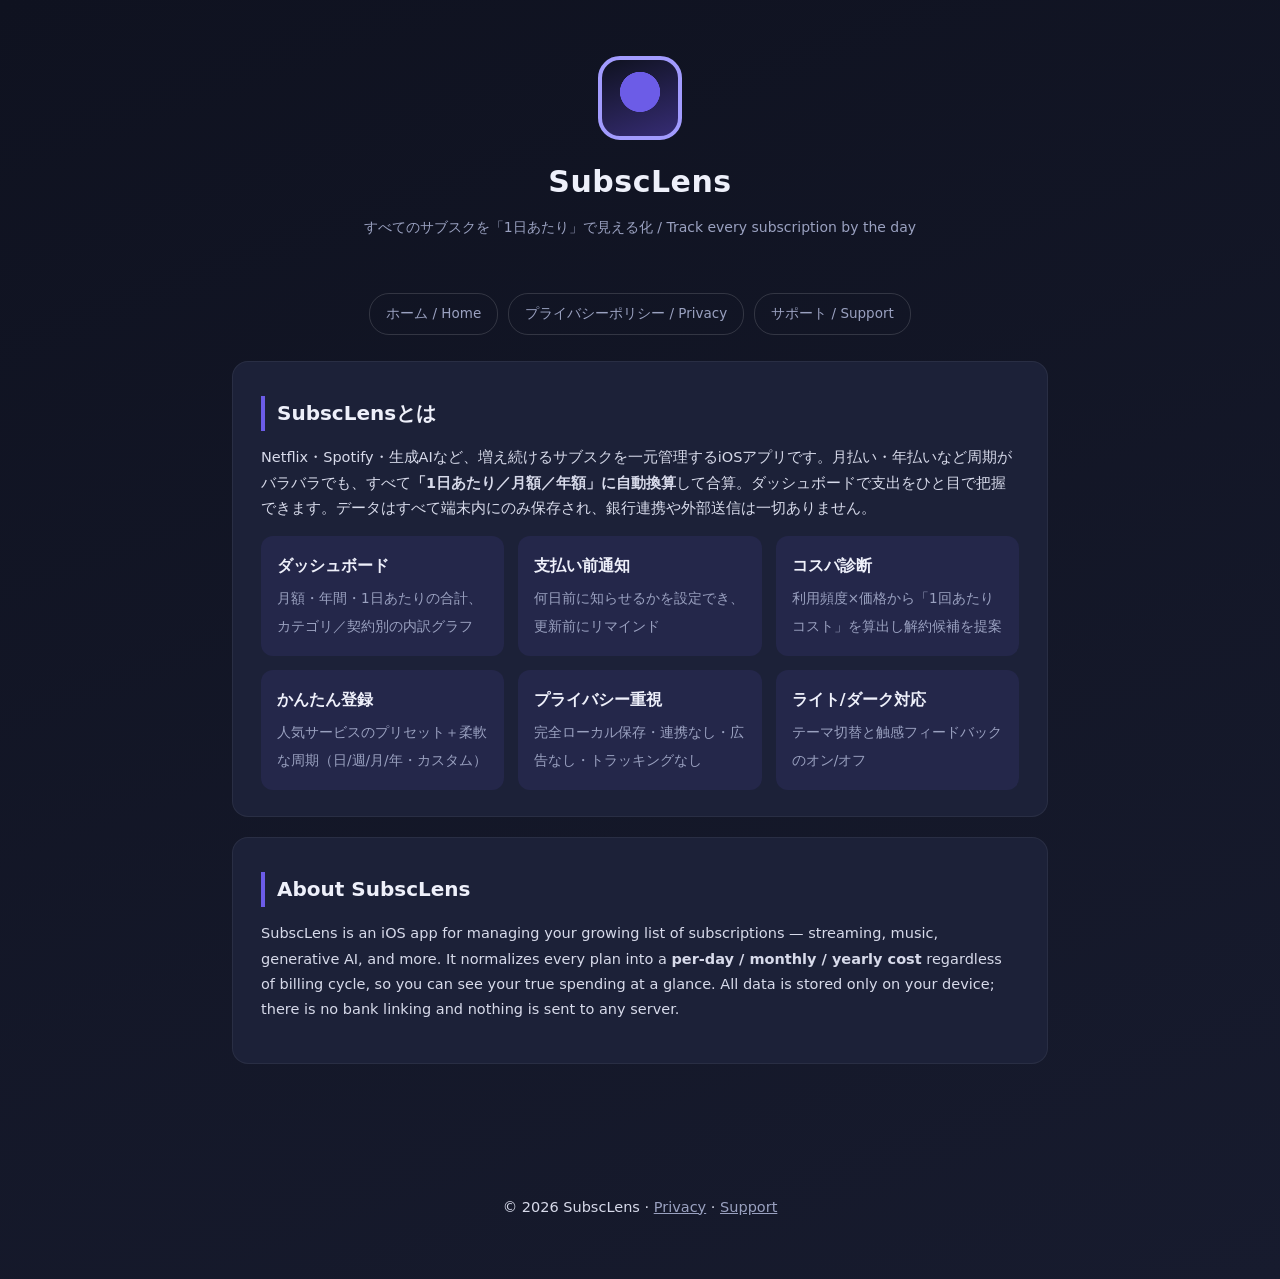
<file: index.html>
<!DOCTYPE html>
<html lang="ja">
<head>
<meta charset="UTF-8">
<meta name="viewport" content="width=device-width, initial-scale=1.0">
<title>SubscLens — サブスク管理アプリ</title>
<link rel="stylesheet" href="style.css">
</head>
<body>
<header class="site">
  <div class="logo"></div>
  <h1>SubscLens</h1>
  <p class="tagline">すべてのサブスクを「1日あたり」で見える化 / Track every subscription by the day</p>
</header>

<main>
  <nav class="top">
    <a href="index.html">ホーム / Home</a>
    <a href="privacy.html">プライバシーポリシー / Privacy</a>
    <a href="support.html">サポート / Support</a>
  </nav>

  <section class="card">
    <h2>SubscLensとは</h2>
    <p>Netflix・Spotify・生成AIなど、増え続けるサブスクを一元管理するiOSアプリです。月払い・年払いなど周期がバラバラでも、すべて<strong>「1日あたり／月額／年額」に自動換算</strong>して合算。ダッシュボードで支出をひと目で把握できます。データはすべて端末内にのみ保存され、銀行連携や外部送信は一切ありません。</p>
    <div class="features">
      <div class="feature"><b>ダッシュボード</b><span>月額・年間・1日あたりの合計、カテゴリ／契約別の内訳グラフ</span></div>
      <div class="feature"><b>支払い前通知</b><span>何日前に知らせるかを設定でき、更新前にリマインド</span></div>
      <div class="feature"><b>コスパ診断</b><span>利用頻度×価格から「1回あたりコスト」を算出し解約候補を提案</span></div>
      <div class="feature"><b>かんたん登録</b><span>人気サービスのプリセット＋柔軟な周期（日/週/月/年・カスタム）</span></div>
      <div class="feature"><b>プライバシー重視</b><span>完全ローカル保存・連携なし・広告なし・トラッキングなし</span></div>
      <div class="feature"><b>ライト/ダーク対応</b><span>テーマ切替と触感フィードバックのオン/オフ</span></div>
    </div>
  </section>

  <section class="card">
    <h2>About SubscLens</h2>
    <p>SubscLens is an iOS app for managing your growing list of subscriptions — streaming, music, generative AI, and more. It normalizes every plan into a <strong>per-day / monthly / yearly cost</strong> regardless of billing cycle, so you can see your true spending at a glance. All data is stored only on your device; there is no bank linking and nothing is sent to any server.</p>
  </section>
</main>

<footer>
  <p>© 2026 SubscLens · <a href="privacy.html">Privacy</a> · <a href="support.html">Support</a></p>
</footer>
</body>
</html>
</file>
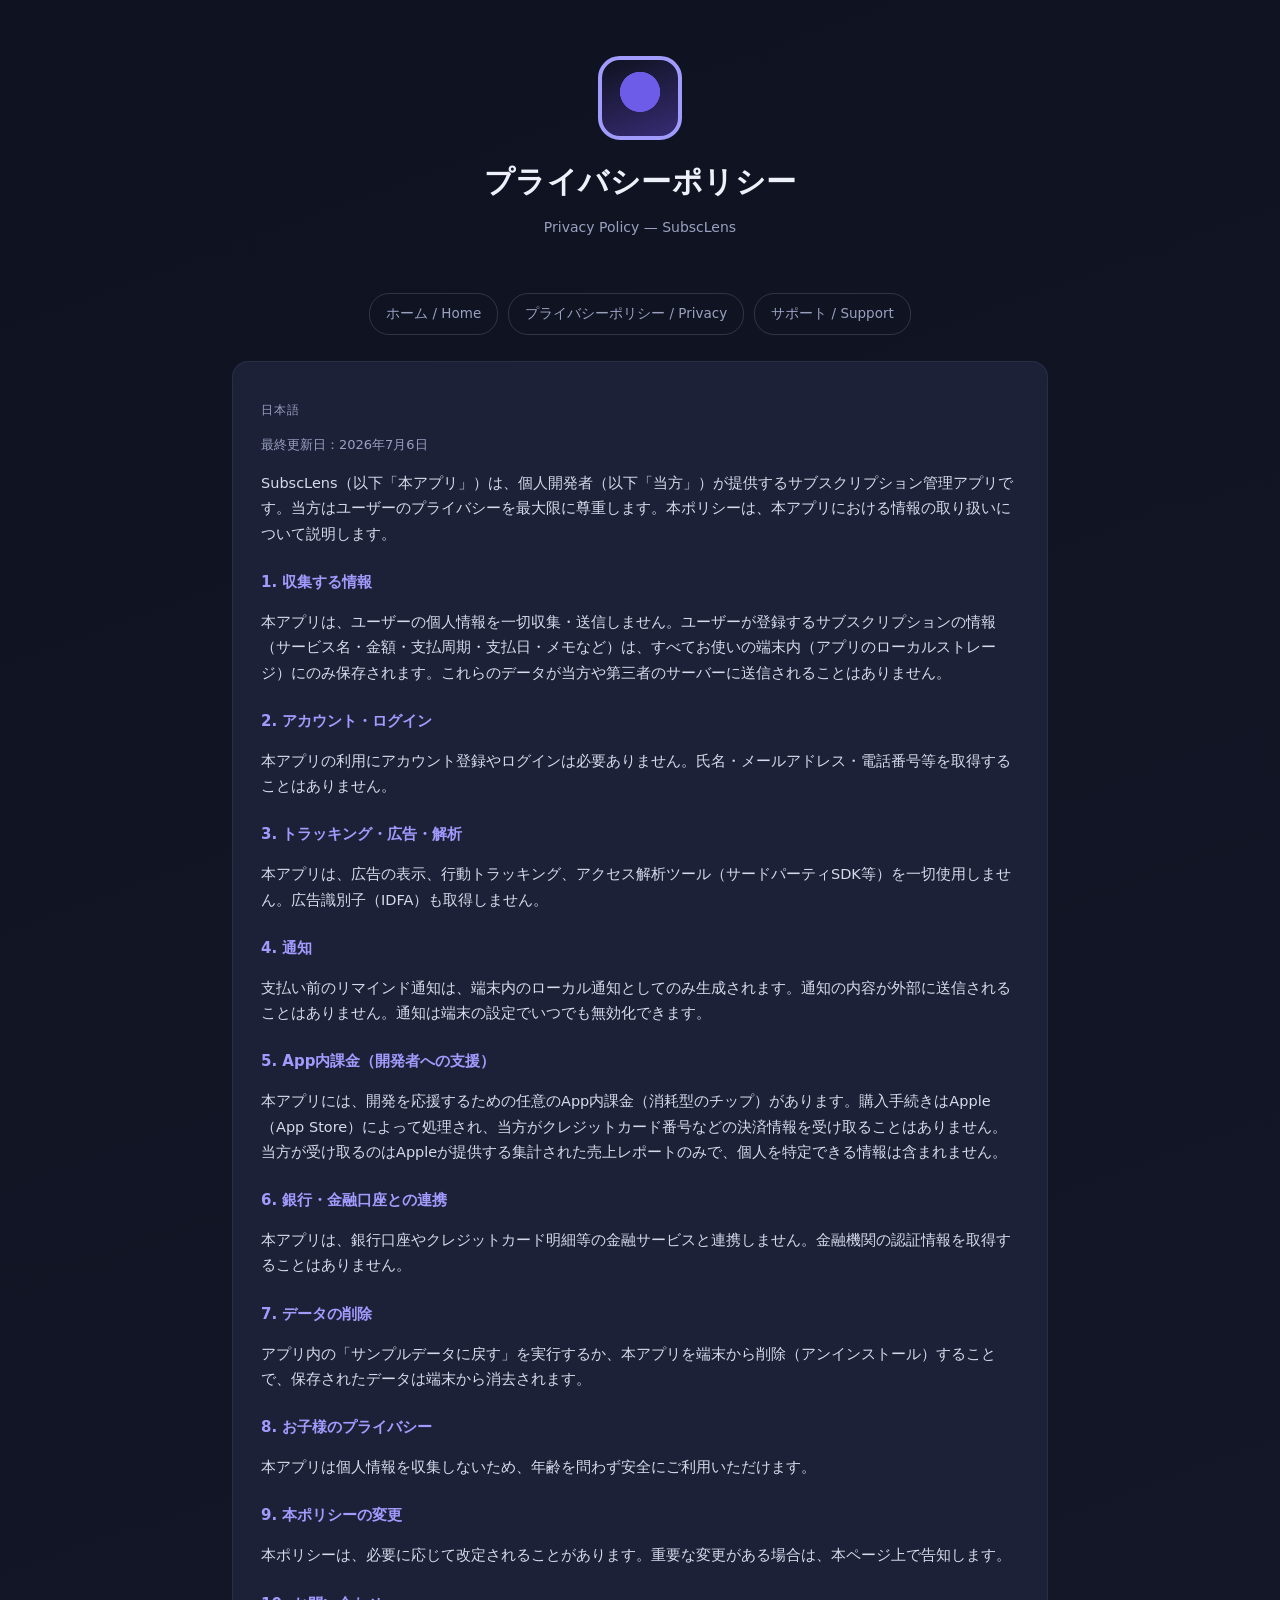
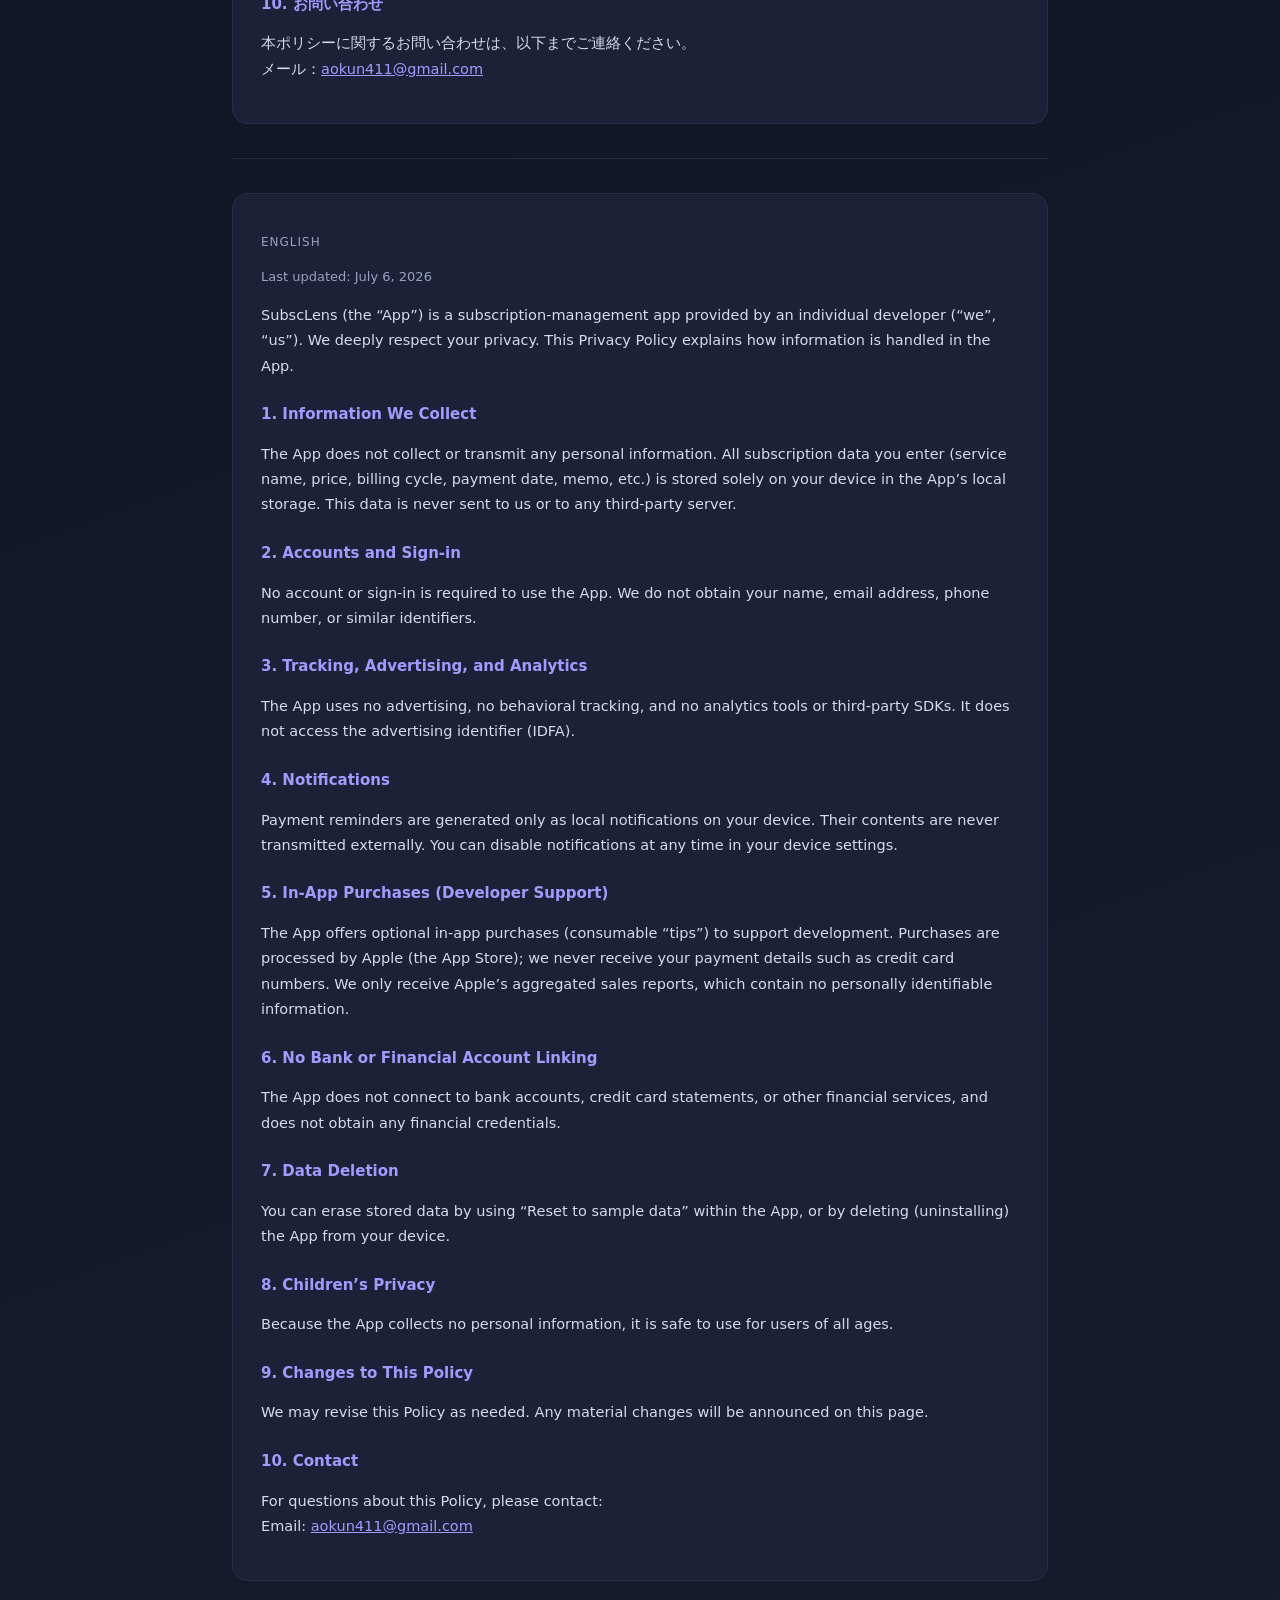
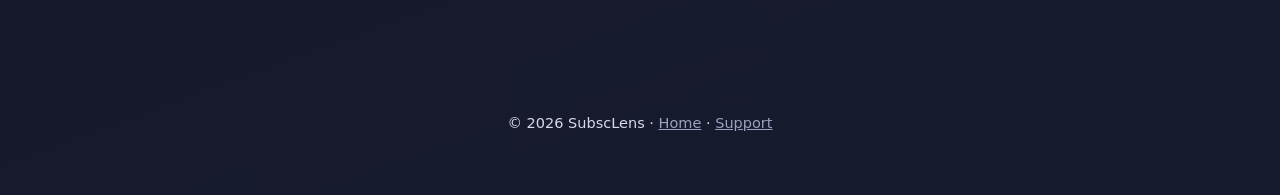
<file: privacy.html>
<!DOCTYPE html>
<html lang="ja">
<head>
<meta charset="UTF-8">
<meta name="viewport" content="width=device-width, initial-scale=1.0">
<title>プライバシーポリシー / Privacy Policy — SubscLens</title>
<link rel="stylesheet" href="style.css">
</head>
<body>
<header class="site">
  <div class="logo"></div>
  <h1>プライバシーポリシー</h1>
  <p class="tagline">Privacy Policy — SubscLens</p>
</header>

<main>
  <nav class="top">
    <a href="index.html">ホーム / Home</a>
    <a href="privacy.html">プライバシーポリシー / Privacy</a>
    <a href="support.html">サポート / Support</a>
  </nav>

  <!-- ===================== 日本語 ===================== -->
  <section class="card">
    <p class="lang-label">日本語</p>
    <p class="updated">最終更新日：2026年7月6日</p>

    <p>SubscLens（以下「本アプリ」）は、個人開発者（以下「当方」）が提供するサブスクリプション管理アプリです。当方はユーザーのプライバシーを最大限に尊重します。本ポリシーは、本アプリにおける情報の取り扱いについて説明します。</p>

    <h3>1. 収集する情報</h3>
    <p>本アプリは、ユーザーの個人情報を一切収集・送信しません。ユーザーが登録するサブスクリプションの情報（サービス名・金額・支払周期・支払日・メモなど）は、すべてお使いの端末内（アプリのローカルストレージ）にのみ保存されます。これらのデータが当方や第三者のサーバーに送信されることはありません。</p>

    <h3>2. アカウント・ログイン</h3>
    <p>本アプリの利用にアカウント登録やログインは必要ありません。氏名・メールアドレス・電話番号等を取得することはありません。</p>

    <h3>3. トラッキング・広告・解析</h3>
    <p>本アプリは、広告の表示、行動トラッキング、アクセス解析ツール（サードパーティSDK等）を一切使用しません。広告識別子（IDFA）も取得しません。</p>

    <h3>4. 通知</h3>
    <p>支払い前のリマインド通知は、端末内のローカル通知としてのみ生成されます。通知の内容が外部に送信されることはありません。通知は端末の設定でいつでも無効化できます。</p>

    <h3>5. App内課金（開発者への支援）</h3>
    <p>本アプリには、開発を応援するための任意のApp内課金（消耗型のチップ）があります。購入手続きはApple（App Store）によって処理され、当方がクレジットカード番号などの決済情報を受け取ることはありません。当方が受け取るのはAppleが提供する集計された売上レポートのみで、個人を特定できる情報は含まれません。</p>

    <h3>6. 銀行・金融口座との連携</h3>
    <p>本アプリは、銀行口座やクレジットカード明細等の金融サービスと連携しません。金融機関の認証情報を取得することはありません。</p>

    <h3>7. データの削除</h3>
    <p>アプリ内の「サンプルデータに戻す」を実行するか、本アプリを端末から削除（アンインストール）することで、保存されたデータは端末から消去されます。</p>

    <h3>8. お子様のプライバシー</h3>
    <p>本アプリは個人情報を収集しないため、年齢を問わず安全にご利用いただけます。</p>

    <h3>9. 本ポリシーの変更</h3>
    <p>本ポリシーは、必要に応じて改定されることがあります。重要な変更がある場合は、本ページ上で告知します。</p>

    <h3>10. お問い合わせ</h3>
    <p>本ポリシーに関するお問い合わせは、以下までご連絡ください。<br>
    メール：<a href="mailto:aokun411@gmail.com">aokun411@gmail.com</a></p>
  </section>

  <hr>

  <!-- ===================== English ===================== -->
  <section class="card">
    <p class="lang-label">English</p>
    <p class="updated">Last updated: July 6, 2026</p>

    <p>SubscLens (the “App”) is a subscription-management app provided by an individual developer (“we”, “us”). We deeply respect your privacy. This Privacy Policy explains how information is handled in the App.</p>

    <h3>1. Information We Collect</h3>
    <p>The App does not collect or transmit any personal information. All subscription data you enter (service name, price, billing cycle, payment date, memo, etc.) is stored solely on your device in the App’s local storage. This data is never sent to us or to any third-party server.</p>

    <h3>2. Accounts and Sign-in</h3>
    <p>No account or sign-in is required to use the App. We do not obtain your name, email address, phone number, or similar identifiers.</p>

    <h3>3. Tracking, Advertising, and Analytics</h3>
    <p>The App uses no advertising, no behavioral tracking, and no analytics tools or third-party SDKs. It does not access the advertising identifier (IDFA).</p>

    <h3>4. Notifications</h3>
    <p>Payment reminders are generated only as local notifications on your device. Their contents are never transmitted externally. You can disable notifications at any time in your device settings.</p>

    <h3>5. In-App Purchases (Developer Support)</h3>
    <p>The App offers optional in-app purchases (consumable “tips”) to support development. Purchases are processed by Apple (the App Store); we never receive your payment details such as credit card numbers. We only receive Apple’s aggregated sales reports, which contain no personally identifiable information.</p>

    <h3>6. No Bank or Financial Account Linking</h3>
    <p>The App does not connect to bank accounts, credit card statements, or other financial services, and does not obtain any financial credentials.</p>

    <h3>7. Data Deletion</h3>
    <p>You can erase stored data by using “Reset to sample data” within the App, or by deleting (uninstalling) the App from your device.</p>

    <h3>8. Children’s Privacy</h3>
    <p>Because the App collects no personal information, it is safe to use for users of all ages.</p>

    <h3>9. Changes to This Policy</h3>
    <p>We may revise this Policy as needed. Any material changes will be announced on this page.</p>

    <h3>10. Contact</h3>
    <p>For questions about this Policy, please contact:<br>
    Email: <a href="mailto:aokun411@gmail.com">aokun411@gmail.com</a></p>
  </section>
</main>

<footer>
  <p>© 2026 SubscLens · <a href="index.html">Home</a> · <a href="support.html">Support</a></p>
</footer>
</body>
</html>
</file>
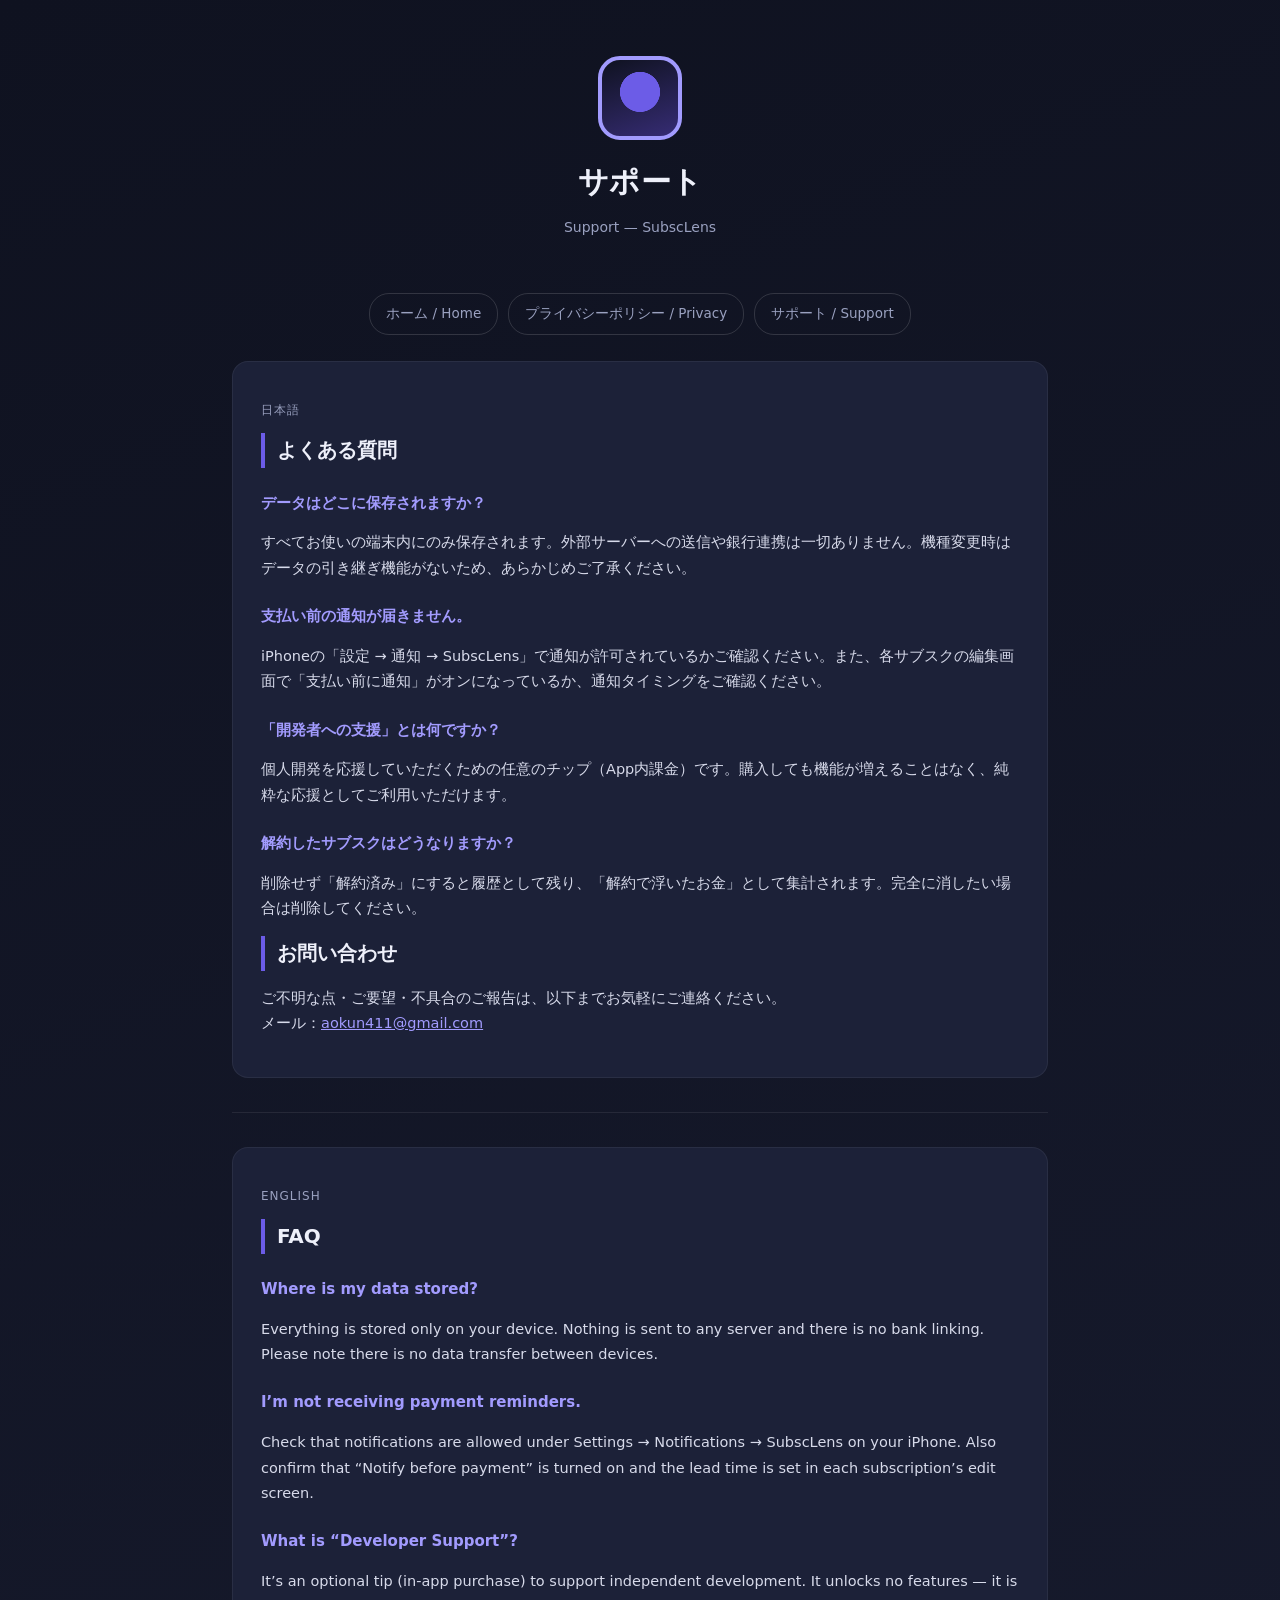
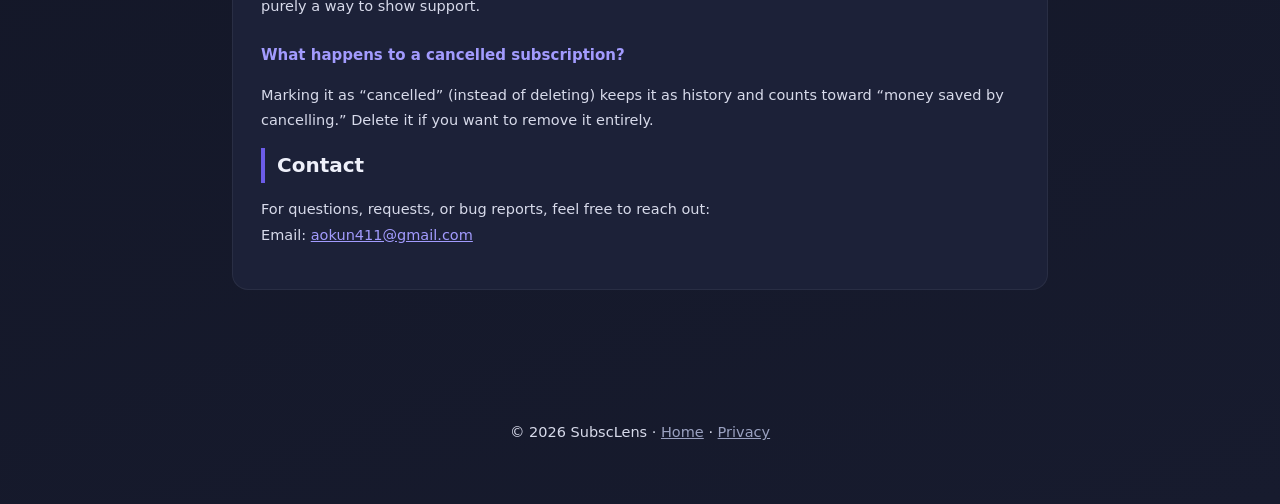
<file: support.html>
<!DOCTYPE html>
<html lang="ja">
<head>
<meta charset="UTF-8">
<meta name="viewport" content="width=device-width, initial-scale=1.0">
<title>サポート / Support — SubscLens</title>
<link rel="stylesheet" href="style.css">
</head>
<body>
<header class="site">
  <div class="logo"></div>
  <h1>サポート</h1>
  <p class="tagline">Support — SubscLens</p>
</header>

<main>
  <nav class="top">
    <a href="index.html">ホーム / Home</a>
    <a href="privacy.html">プライバシーポリシー / Privacy</a>
    <a href="support.html">サポート / Support</a>
  </nav>

  <!-- 日本語 -->
  <section class="card">
    <p class="lang-label">日本語</p>
    <h2>よくある質問</h2>

    <h3>データはどこに保存されますか？</h3>
    <p>すべてお使いの端末内にのみ保存されます。外部サーバーへの送信や銀行連携は一切ありません。機種変更時はデータの引き継ぎ機能がないため、あらかじめご了承ください。</p>

    <h3>支払い前の通知が届きません。</h3>
    <p>iPhoneの「設定 → 通知 → SubscLens」で通知が許可されているかご確認ください。また、各サブスクの編集画面で「支払い前に通知」がオンになっているか、通知タイミングをご確認ください。</p>

    <h3>「開発者への支援」とは何ですか？</h3>
    <p>個人開発を応援していただくための任意のチップ（App内課金）です。購入しても機能が増えることはなく、純粋な応援としてご利用いただけます。</p>

    <h3>解約したサブスクはどうなりますか？</h3>
    <p>削除せず「解約済み」にすると履歴として残り、「解約で浮いたお金」として集計されます。完全に消したい場合は削除してください。</p>

    <h2>お問い合わせ</h2>
    <p>ご不明な点・ご要望・不具合のご報告は、以下までお気軽にご連絡ください。<br>
    メール：<a href="mailto:aokun411@gmail.com">aokun411@gmail.com</a></p>
  </section>

  <hr>

  <!-- English -->
  <section class="card">
    <p class="lang-label">English</p>
    <h2>FAQ</h2>

    <h3>Where is my data stored?</h3>
    <p>Everything is stored only on your device. Nothing is sent to any server and there is no bank linking. Please note there is no data transfer between devices.</p>

    <h3>I’m not receiving payment reminders.</h3>
    <p>Check that notifications are allowed under Settings → Notifications → SubscLens on your iPhone. Also confirm that “Notify before payment” is turned on and the lead time is set in each subscription’s edit screen.</p>

    <h3>What is “Developer Support”?</h3>
    <p>It’s an optional tip (in-app purchase) to support independent development. It unlocks no features — it is purely a way to show support.</p>

    <h3>What happens to a cancelled subscription?</h3>
    <p>Marking it as “cancelled” (instead of deleting) keeps it as history and counts toward “money saved by cancelling.” Delete it if you want to remove it entirely.</p>

    <h2>Contact</h2>
    <p>For questions, requests, or bug reports, feel free to reach out:<br>
    Email: <a href="mailto:aokun411@gmail.com">aokun411@gmail.com</a></p>
  </section>
</main>

<footer>
  <p>© 2026 SubscLens · <a href="index.html">Home</a> · <a href="privacy.html">Privacy</a></p>
</footer>
</body>
</html>
</file>
<file: style.css>
:root {
  --bg: #0f1220;
  --bg2: #171b2e;
  --card: #1c2138;
  --text: #eef0fa;
  --muted: #9aa1c0;
  --accent: #6c5ce7;
  --accent2: #a29bfe;
  --radius: 16px;
  --maxw: 860px;
}

* { box-sizing: border-box; }

body {
  margin: 0;
  font-family: "Hiragino Kaku Gothic ProN", "Yu Gothic UI", "Noto Sans JP", system-ui, sans-serif;
  background: linear-gradient(160deg, var(--bg), var(--bg2));
  color: var(--text);
  line-height: 1.75;
  min-height: 100vh;
}

a { color: var(--accent2); }

header.site {
  text-align: center;
  padding: 56px 20px 30px;
}
.logo {
  width: 84px; height: 84px; margin: 0 auto 16px;
  border-radius: 22px;
  background: radial-gradient(circle at 50% 42%, var(--accent) 0 34%, transparent 35%),
              linear-gradient(160deg, #0f1220, #362c74);
  border: 4px solid var(--accent2);
  display: grid; place-items: center;
}
h1 { font-size: 30px; margin: 0; letter-spacing: .5px; }
.tagline { color: var(--muted); margin-top: 6px; font-size: 14px; }

main {
  max-width: var(--maxw);
  margin: 0 auto;
  padding: 10px 22px 70px;
}

nav.top {
  display: flex; gap: 10px; justify-content: center; flex-wrap: wrap;
  margin-bottom: 26px;
}
nav.top a {
  text-decoration: none; color: var(--muted);
  border: 1px solid rgba(255,255,255,.14);
  padding: 8px 16px; border-radius: 20px; font-size: 13.5px;
}
nav.top a:hover { color: var(--text); border-color: var(--accent2); }

.card {
  background: var(--card);
  border: 1px solid rgba(255,255,255,.06);
  border-radius: var(--radius);
  padding: 26px 28px;
  margin-bottom: 20px;
}

.features { display: grid; grid-template-columns: repeat(auto-fit, minmax(220px, 1fr)); gap: 14px; }
.feature { background: rgba(108,92,231,.1); border-radius: 12px; padding: 16px; }
.feature b { display: block; margin-bottom: 4px; }
.feature span { color: var(--muted); font-size: 13.5px; }

h2 { font-size: 20px; margin: 8px 0 14px; border-left: 4px solid var(--accent); padding-left: 12px; }
h3 { font-size: 15px; margin: 22px 0 6px; color: var(--accent2); }
p, li { color: #d7daea; font-size: 14.5px; }
ul { padding-left: 20px; }
.lang-label { font-size: 12px; color: var(--muted); letter-spacing: 1px; text-transform: uppercase; }
.updated { color: var(--muted); font-size: 13px; }
hr { border: none; border-top: 1px solid rgba(255,255,255,.08); margin: 34px 0; }

footer {
  text-align: center; color: var(--muted); font-size: 12.5px;
  padding: 26px 20px 44px;
}
footer a { color: var(--muted); }
</file>
